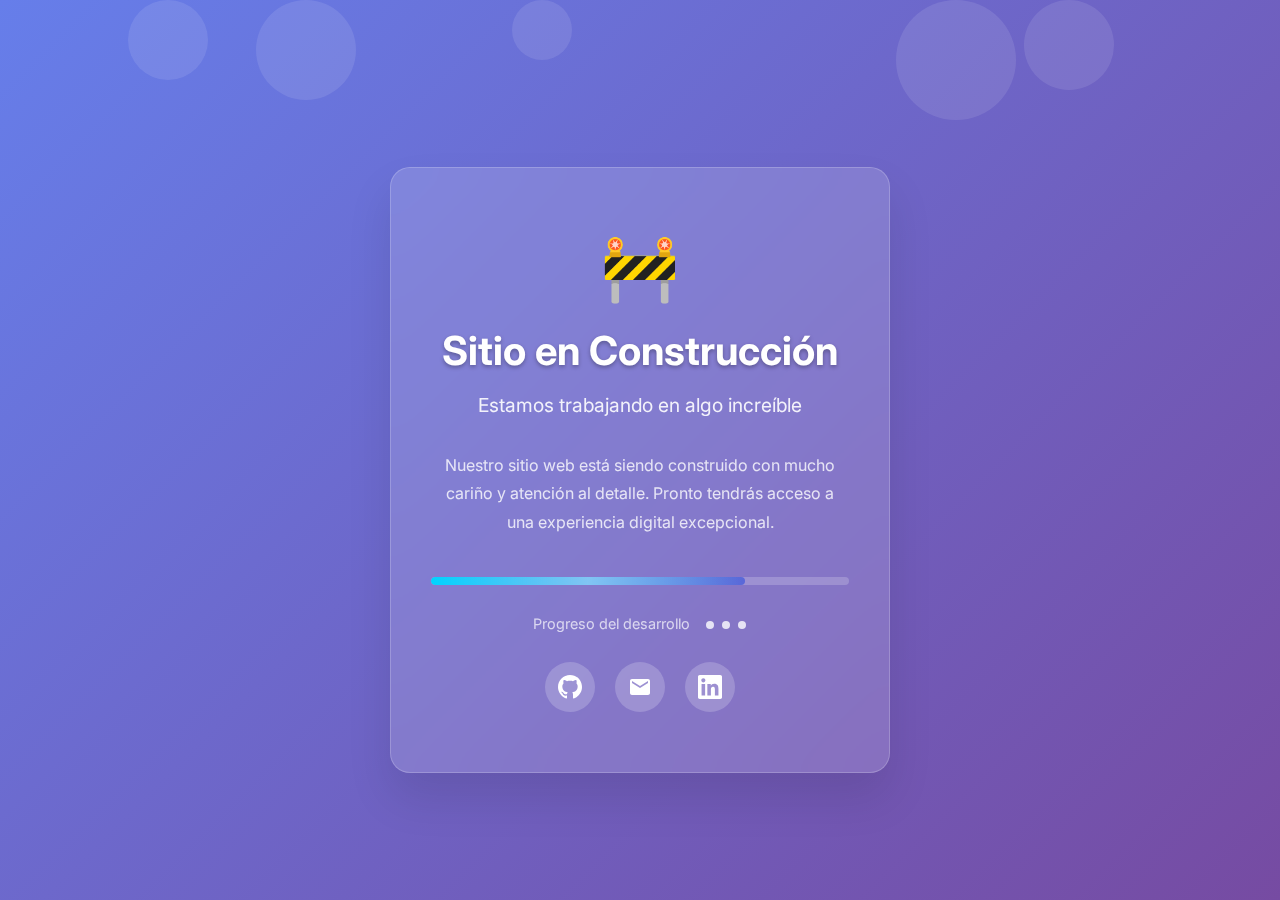
<file: index.html>
<!DOCTYPE html>
<html lang="es">
<head>
    <meta charset="UTF-8">
    <meta name="viewport" content="width=device-width, initial-scale=1.0">
    <title>En Construcción</title>
    <style>
        @import url('https://fonts.googleapis.com/css2?family=Inter:wght@300;400;600;700&display=swap');
        
        * {
            margin: 0;
            padding: 0;
            box-sizing: border-box;
        }
        
        body {
            font-family: 'Inter', sans-serif;
            background: linear-gradient(135deg, #667eea 0%, #764ba2 100%);
            min-height: 100vh;
            overflow: hidden;
            position: relative;
        }
        
        /* Animated background particles */
        .particles {
            position: absolute;
            width: 100%;
            height: 100%;
            overflow: hidden;
            z-index: 1;
        }
        
        .particle {
            position: absolute;
            background: rgba(255, 255, 255, 0.1);
            border-radius: 50%;
            animation: float 6s ease-in-out infinite;
        }
        
        .particle:nth-child(1) { width: 80px; height: 80px; left: 10%; animation-delay: 0s; }
        .particle:nth-child(2) { width: 120px; height: 120px; left: 70%; animation-delay: 2s; }
        .particle:nth-child(3) { width: 60px; height: 60px; left: 40%; animation-delay: 4s; }
        .particle:nth-child(4) { width: 100px; height: 100px; left: 20%; animation-delay: 1s; }
        .particle:nth-child(5) { width: 90px; height: 90px; left: 80%; animation-delay: 3s; }
        
        @keyframes float {
            0%, 100% { transform: translateY(0px) rotate(0deg); opacity: 0.3; }
            50% { transform: translateY(-100px) rotate(180deg); opacity: 0.8; }
        }
        
        /* Main container */
        .container {
            display: flex;
            flex-direction: column;
            justify-content: center;
            align-items: center;
            min-height: 100vh;
            padding: 20px;
            position: relative;
            z-index: 2;
        }
        
        /* Glass morphism card */
        .card {
            background: rgba(255, 255, 255, 0.15);
            backdrop-filter: blur(20px);
            border-radius: 20px;
            padding: 60px 40px;
            text-align: center;
            box-shadow: 0 25px 45px rgba(0, 0, 0, 0.1);
            border: 1px solid rgba(255, 255, 255, 0.2);
            max-width: 500px;
            width: 100%;
            transform: translateY(20px);
            animation: slideUp 1s ease-out forwards;
        }
        
        @keyframes slideUp {
            to {
                transform: translateY(0);
                opacity: 1;
            }
        }
        
        /* Construction icon */
        .construction-icon {
            font-size: 4rem;
            margin-bottom: 20px;
            display: inline-block;
            animation: bounce 2s infinite;
        }
        
        @keyframes bounce {
            0%, 20%, 50%, 80%, 100% { transform: translateY(0); }
            40% { transform: translateY(-10px); }
            60% { transform: translateY(-5px); }
        }
        
        /* Typography */
        h1 {
            color: white;
            font-size: 2.5rem;
            font-weight: 700;
            margin-bottom: 15px;
            text-shadow: 0 2px 4px rgba(0, 0, 0, 0.3);
        }
        
        .subtitle {
            color: rgba(255, 255, 255, 0.9);
            font-size: 1.2rem;
            font-weight: 400;
            margin-bottom: 30px;
            line-height: 1.6;
        }
        
        .description {
            color: rgba(255, 255, 255, 0.8);
            font-size: 1rem;
            margin-bottom: 40px;
            line-height: 1.8;
        }
        
        /* Progress bar */
        .progress-container {
            width: 100%;
            background: rgba(255, 255, 255, 0.2);
            border-radius: 50px;
            overflow: hidden;
            height: 8px;
            margin-bottom: 30px;
        }
        
        .progress-bar {
            height: 100%;
            background: linear-gradient(90deg, #00d4ff, #5a67d8);
            border-radius: 50px;
            width: 0%;
            animation: progressLoad 3s ease-out forwards;
            position: relative;
            overflow: hidden;
        }
        
        .progress-bar::after {
            content: '';
            position: absolute;
            top: 0;
            left: 0;
            right: 0;
            bottom: 0;
            background: linear-gradient(90deg, transparent, rgba(255,255,255,0.4), transparent);
            animation: shimmer 2s infinite;
        }
        
        @keyframes progressLoad {
            to { width: 75%; }
        }
        
        @keyframes shimmer {
            0% { transform: translateX(-100%); }
            100% { transform: translateX(100%); }
        }
        
        /* Social links */
        .social-links {
            display: flex;
            justify-content: center;
            gap: 20px;
            margin-top: 30px;
        }
        
        .social-link {
            display: inline-flex;
            align-items: center;
            justify-content: center;
            width: 50px;
            height: 50px;
            background: rgba(255, 255, 255, 0.2);
            border-radius: 50%;
            color: white;
            text-decoration: none;
            transition: all 0.3s ease;
            font-size: 1.2rem;
        }
        
        .social-link:hover {
            transform: translateY(-5px) scale(1.1);
            background: rgba(255, 255, 255, 0.3);
            box-shadow: 0 10px 20px rgba(0, 0, 0, 0.2);
        }
        
        /* Responsive design */
        @media (max-width: 768px) {
            .card {
                padding: 40px 30px;
                margin: 20px;
            }
            
            h1 {
                font-size: 2rem;
            }
            
            .subtitle {
                font-size: 1.1rem;
            }
            
            .construction-icon {
                font-size: 3rem;
            }
        }
        
        /* Loading dots animation */
        .loading-dots {
            display: inline-block;
            margin-left: 10px;
        }
        
        .loading-dots span {
            display: inline-block;
            width: 8px;
            height: 8px;
            border-radius: 50%;
            background: rgba(255, 255, 255, 0.8);
            margin: 0 2px;
            animation: loadingDots 1.4s infinite both;
        }
        
        .loading-dots span:nth-child(1) { animation-delay: -0.32s; }
        .loading-dots span:nth-child(2) { animation-delay: -0.16s; }
        
        @keyframes loadingDots {
            0%, 80%, 100% {
                transform: scale(0.8);
                opacity: 0.5;
            }
            40% {
                transform: scale(1.2);
                opacity: 1;
            }
        }
    </style>
</head>
<body>
    <div class="particles">
        <div class="particle"></div>
        <div class="particle"></div>
        <div class="particle"></div>
        <div class="particle"></div>
        <div class="particle"></div>
    </div>
    
    <div class="container">
        <div class="card">
            <div class="construction-icon">🚧</div>
            <h1>Sitio en Construcción</h1>
            <p class="subtitle">Estamos trabajando en algo increíble</p>
            <p class="description">
                Nuestro sitio web está siendo construido con mucho cariño y atención al detalle. 
                Pronto tendrás acceso a una experiencia digital excepcional.
            </p>
            
            <div class="progress-container">
                <div class="progress-bar"></div>
            </div>
            
            <p style="color: rgba(255, 255, 255, 0.7); font-size: 0.9rem;">
                Progreso del desarrollo
                <span class="loading-dots">
                    <span></span>
                    <span></span>
                    <span></span>
                </span>
            </p>
            
            <div class="social-links">
                <a href="#" class="social-link" title="GitHub">
                    <svg width="24" height="24" viewBox="0 0 24 24" fill="currentColor">
                        <path d="M12 0c-6.626 0-12 5.373-12 12 0 5.302 3.438 9.8 8.207 11.387.599.111.793-.261.793-.577v-2.234c-3.338.726-4.033-1.416-4.033-1.416-.546-1.387-1.333-1.756-1.333-1.756-1.089-.745.083-.729.083-.729 1.205.084 1.839 1.237 1.839 1.237 1.07 1.834 2.807 1.304 3.492.997.107-.775.418-1.305.762-1.604-2.665-.305-5.467-1.334-5.467-5.931 0-1.311.469-2.381 1.236-3.221-.124-.303-.535-1.524.117-3.176 0 0 1.008-.322 3.301 1.23.957-.266 1.983-.399 3.003-.404 1.02.005 2.047.138 3.006.404 2.291-1.552 3.297-1.23 3.297-1.23.653 1.653.242 2.874.118 3.176.77.84 1.235 1.911 1.235 3.221 0 4.609-2.807 5.624-5.479 5.921.43.372.823 1.102.823 2.222v3.293c0 .319.192.694.801.576 4.765-1.589 8.199-6.086 8.199-11.386 0-6.627-5.373-12-12-12z"/>
                    </svg>
                </a>
                <a href="#" class="social-link" title="Email">
                    <svg width="24" height="24" viewBox="0 0 24 24" fill="currentColor">
                        <path d="M20 4H4c-1.1 0-1.99.9-1.99 2L2 18c0 1.1.9 2 2 2h16c1.1 0 2-.9 2-2V6c0-1.1-.9-2-2-2zm0 4l-8 5-8-5V6l8 5 8-5v2z"/>
                    </svg>
                </a>
                <a href="#" class="social-link" title="LinkedIn">
                    <svg width="24" height="24" viewBox="0 0 24 24" fill="currentColor">
                        <path d="M20.447 20.452h-3.554v-5.569c0-1.328-.027-3.037-1.852-3.037-1.853 0-2.136 1.445-2.136 2.939v5.667H9.351V9h3.414v1.561h.046c.477-.9 1.637-1.85 3.37-1.85 3.601 0 4.267 2.37 4.267 5.455v6.286zM5.337 7.433c-1.144 0-2.063-.926-2.063-2.065 0-1.138.92-2.063 2.063-2.063 1.14 0 2.064.925 2.064 2.063 0 1.139-.925 2.065-2.064 2.065zm1.782 13.019H3.555V9h3.564v11.452zM22.225 0H1.771C.792 0 0 .774 0 1.729v20.542C0 23.227.792 24 1.771 24h20.451C23.2 24 24 23.227 24 22.271V1.729C24 .774 23.2 0 22.222 0h.003z"/>
                    </svg>
                </a>
            </div>
        </div>
    </div>
    
    <script>
        // Add some interactive functionality
        document.addEventListener('DOMContentLoaded', function() {
            // Animate progress bar on load
            setTimeout(() => {
                const progressBar = document.querySelector('.progress-bar');
                progressBar.style.width = '75%';
            }, 500);
            
            // Add hover effect to particles
            const particles = document.querySelectorAll('.particle');
            particles.forEach(particle => {
                particle.addEventListener('mouseenter', function() {
                    this.style.animationDuration = '2s';
                });
                particle.addEventListener('mouseleave', function() {
                    this.style.animationDuration = '6s';
                });
            });
            
            // Update social links with your actual URLs
            const socialLinks = document.querySelectorAll('.social-link');
            socialLinks[0].href = 'https://github.com/sistemasorlando'; // GitHub
            socialLinks[1].href = 'mailto:sistemasorlando@gmail.com'; // Email
            socialLinks[2].href = 'https://linkedin.com/in/orlando-cabrera-37211466'; // LinkedIn
        });
        
        // Optional: Add mouse movement parallax effect
        document.addEventListener('mousemove', function(e) {
            const particles = document.querySelectorAll('.particle');
            const x = e.clientX / window.innerWidth;
            const y = e.clientY / window.innerHeight;
            
            particles.forEach((particle, index) => {
                const speed = (index + 1) * 0.5;
                particle.style.transform += `translate(${x * speed}px, ${y * speed}px)`;
            });
        });
    </script>
</body>
</html>
</file>
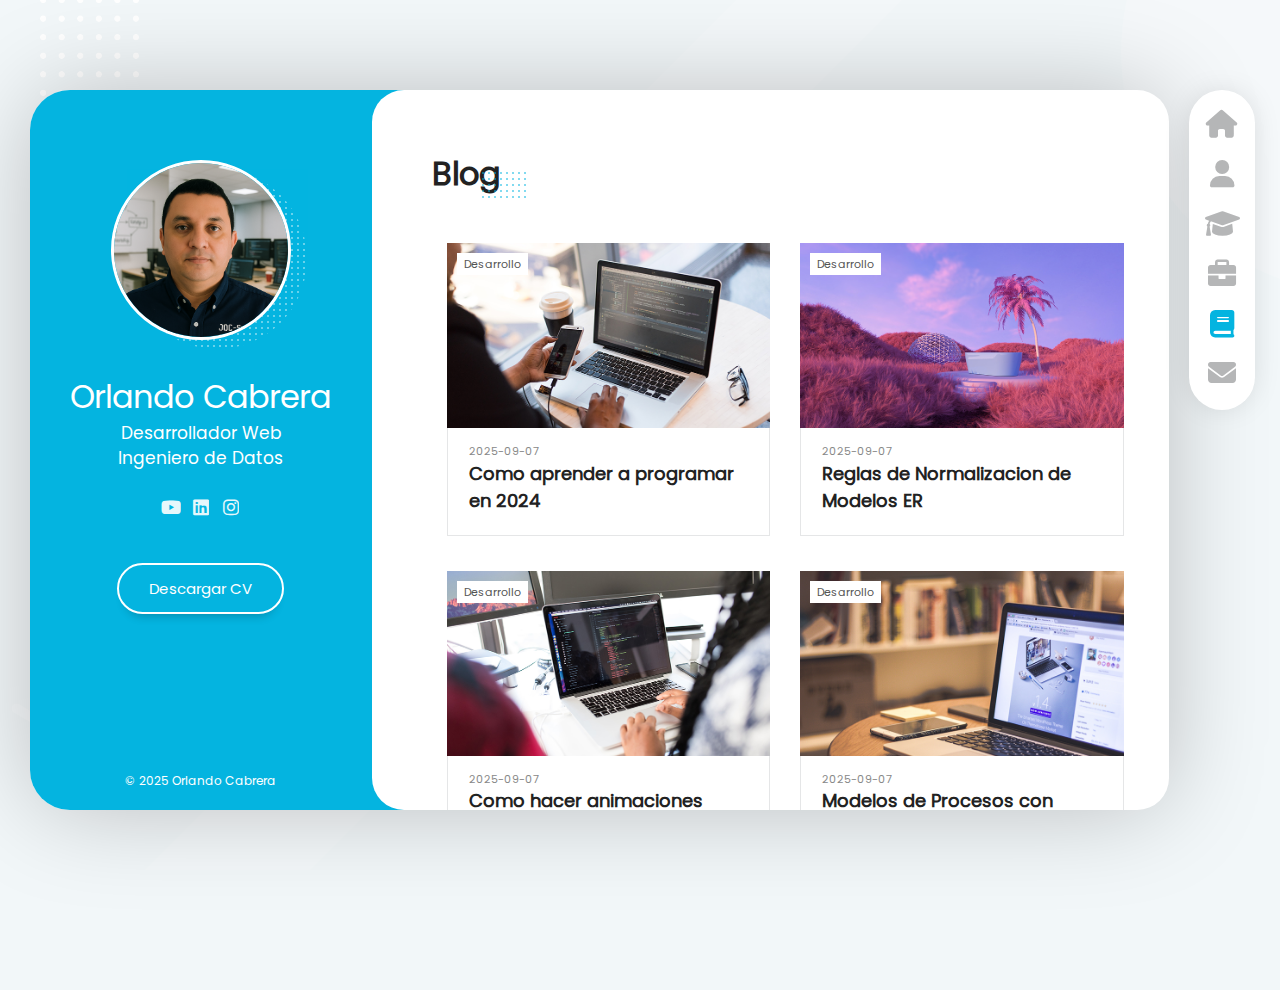
<file: blog.html>
<!DOCTYPE html>
<html lang="es">
<head>
    <meta charset="UTF-8">
    <meta http-equiv="X-UA-Compatible" content="IE=edge"/>
     <meta name="viewport" content="width=device-width, initial-scale=1, maximum-scale=1">

    <link rel="stylesheet" href="assets/fonts/fontawesome-free-6.1.2-web/css/all.min.css"/>
    <link rel="stylesheet" href="assets/fonts/poppins/poppins.css"/>
    <link rel="stylesheet" href="assets/css/reset.css"/>
    <link rel="stylesheet" href="assets/css/scroll.css"/>
    <link rel="stylesheet" href="assets/css/styles.css"/>
    <link rel="stylesheet" href="assets/css/responsive.css"/>

    <script src="assets/js/menu.js" defer></script>

    <title>Portafolio - Orlando Cabrera</title>
</head>
<body>
   
    <!-- Layout Principal-->
    <div class="layout">
        <!-- Barra Lateral -->
        <aside class="layout__aside">
            <section class="aside__user-info">
                <!-- Info. General-->
                <div class="user-info__general">
                    <div class="user-info__container-image">
                        <img src="assets/img/default-user.jpg" class="user-info__image" alt="foto"/>
                    </div>
                    <h2 class="user-info__name">Orlando Cabrera </h2>
                    <h4 class="user-info__job">Desarrollador Web</h4>
                    <h4 class="user-info__job">Ingeniero de Datos</h4>
                </div>

                <!-- Menu de navegacion -->

                <nav class="layout__menu">
                    <ul class="menu__list">

                        <li class="menu__option">
                            <a href="index.html" class="menu__link">
                                <i class="menu__icon fa-solid fa-home "></i>
                                <span class="menu__overlay">Home</span>
                            </a>
                        </li>

                        <li class="menu__option">
                            <a href="sobremi.html" class="menu__link">
                                <i class="menu__icon fa-solid fa-user "></i>
                                <span class="menu__overlay">Sobre mi</span>
                            </a>
                        </li>

                        <li class="menu__option">
                            <a href="curriculum.html" class="menu__link ">
                                <i class="menu__icon fa-solid fa-graduation-cap "></i>
                                <span class="menu__overlay">Curriculum</span>
                            </a>
                        </li>

                        <li class="menu__option">
                            <a href="portafolio.html" class="menu__link ">
                                <i class="menu__icon fa-solid fa-briefcase "></i>
                                <span class="menu__overlay">Portafolio</span>
                            </a>
                        </li>

                        <li class="menu__option">
                            <a href="blog.html" class="menu__link menu__link--active">
                                <i class="menu__icon fa-solid fa-book "></i>
                                <span class="menu__overlay">Blog</span>
                            </a>
                        </li>

                        <li class="menu__option">
                            <a href="contacto.html" class="menu__link">
                                <i class="menu__icon fa-solid fa-envelope "></i>
                                <span class="menu__overlay">Contactos</span>
                            </a>
                        </li>
                    </ul>
                </nav>

                <!-- Links a redes sociales -->

                <div class="user-info__links">
                    <ul class="links__social">
                        <li class="social__option">
                            <a href="#" class="social__link">
                                <i class="social__icon fa-brands fa-youtube"></i>
                            </a>
                        </li>
                        <li class="social__option">
                            <a href="#" class="social__link">
                                <i class="social__icon fa-brands fa-linkedin"></i>
                            </a>
                        </li>
                        <li class="social__option">
                            <a href="#" class="social__link">
                                <i class="social__icon fa-brands fa-instagram"></i>
                            </a>
                        </li>
                    </ul>
                </div>

                <!-- Boton del CV-->
                <div class="user-info__buttons">
                    <a href="#" class="user-info__btn">Descargar CV</a>
                </div>
                <!-- Pie de pagina -->
                 <footer class="user-info__footer">
                    &copy; 2025 Orlando Cabrera
                 </footer>
            </section>
        </aside>

        <!-- Menu Responsive -->
        <div class="layout__menu-toggle">
            <i class="menu-toggle__icon fa-solid fa-bars"></i>
            <i class="menu-toggle__icon fa-solid fa-xmark"></i>
        </div>

        <!-- Contenido principal -->

        <main class="layout__content">
            <section class="content__page content__blog">

                <header class="blog__header">
                    <h1 class="blog__title">Blog</span></h1>
                </header>
                
                <section class="blog__articles">

                    <article class="articles__article">

                        <div class="article__top">
                            <div class="article__category">Desarrollo</div>
                            <a href="#" class="article__image-link">
                                <div class="article__mask">
                                    <img src="assets/img/articulo-1.jpg" alt="Imange Blog" class="article__image">
                                </div>
                                <div class="article__logo">
                                    <i class="article__icon fa-solid fa-book"></i>
                                </div>
                            </a>
                        </div>

                        <div class="article__botton">
                            <time datetime="2025-09-07" class="article__date">2025-09-07</time>
                            <a href="" class="article__link">
                                <h2 class="article__title">Como aprender a programar en 2024</h2>
                            </a>
                        </div>

                    </article>

                     <article class="articles__article">

                        <div class="article__top">
                            <div class="article__category">Desarrollo</div>
                            <a href="#" class="article__image-link">
                                <div class="article__mask">
                                    <img src="assets/img/articulo-2.jpg" alt="Imange Blog" class="article__image">
                                </div>
                                <div class="article__logo">
                                    <i class="article__icon fa-solid fa-book"></i>
                                </div>
                            </a>
                        </div>

                        <div class="article__botton">
                            <time datetime="2025-09-07" class="article__date">2025-09-07</time>
                            <a href="" class="article__link">
                                <h2 class="article__title">Reglas de Normalizacion de Modelos ER</h2>
                            </a>
                        </div>

                    </article>

                     <article class="articles__article">

                        <div class="article__top">
                            <div class="article__category">Desarrollo</div>
                            <a href="#" class="article__image-link">
                                <div class="article__mask">
                                    <img src="assets/img/articulo-3.jpg" alt="Imange Blog" class="article__image">
                                </div>
                                <div class="article__logo">
                                    <i class="article__icon fa-solid fa-book"></i>
                                </div>
                            </a>
                        </div>

                        <div class="article__botton">
                            <time datetime="2025-09-07" class="article__date">2025-09-07</time>
                            <a href="" class="article__link">
                                <h2 class="article__title">Como hacer animaciones</h2>
                            </a>
                        </div>

                    </article>

                     <article class="articles__article">

                        <div class="article__top">
                            <div class="article__category">Desarrollo</div>
                            <a href="#" class="article__image-link">
                                <div class="article__mask">
                                    <img src="assets/img/articulo-4.jpg" alt="Imange Blog" class="article__image">
                                </div>
                                <div class="article__logo">
                                    <i class="article__icon fa-solid fa-book"></i>
                                </div>
                            </a>
                        </div>

                        <div class="article__botton">
                            <time datetime="2025-09-07" class="article__date">2025-09-07</time>
                            <a href="" class="article__link">
                                <h2 class="article__title">Modelos de Procesos con Bizagi</h2>
                            </a>
                        </div>

                    </article>

                </section>

            </section>

        </main>

    </div>

</body>
</html>
</file>
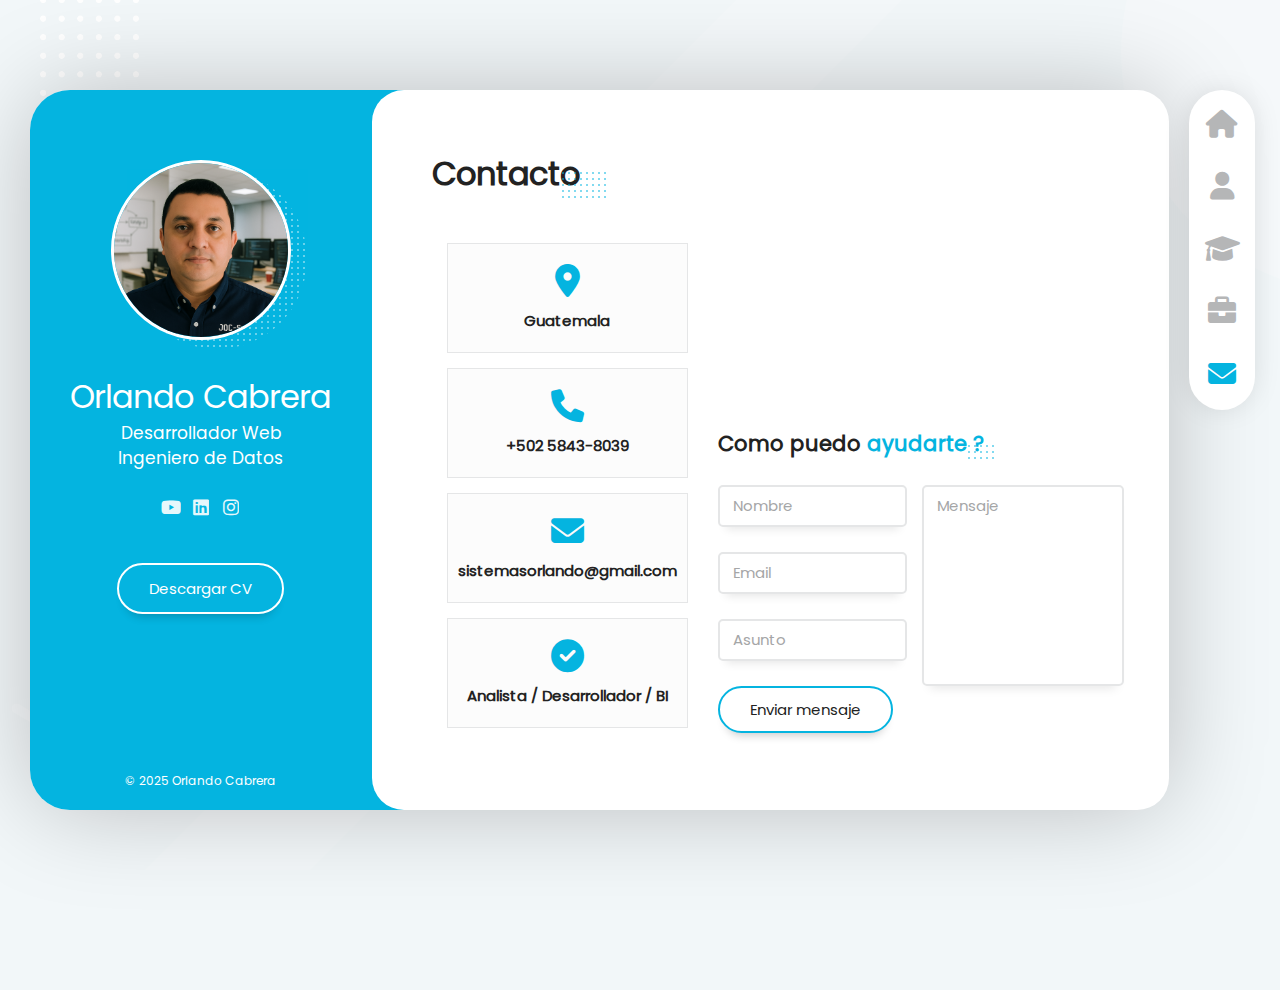
<file: contacto.html>
<!DOCTYPE html>
<html lang="es">
<head>
    <meta charset="UTF-8">
    <meta http-equiv="X-UA-Compatible" content="IE=edge"/>
     <meta name="viewport" content="width=device-width, initial-scale=1, maximum-scale=1">

    <link rel="stylesheet" href="assets/fonts/fontawesome-free-6.1.2-web/css/all.min.css"/>
    <link rel="stylesheet" href="assets/fonts/poppins/poppins.css"/>
    <link rel="stylesheet" href="assets/css/reset.css"/>
    <link rel="stylesheet" href="assets/css/scroll.css"/>
    <link rel="stylesheet" href="assets/css/styles.css"/>
    <link rel="stylesheet" href="assets/css/loader.css"/>
    <link rel="stylesheet" href="assets/css/responsive.css"/>

    <script src="assets/js/map.js"></script>
    <script src="assets/js/menu.js" defer></script>

    <title>Portafolio - Orlando Cabrera</title>
</head>
<body>
   
    <!-- Layout Principal-->
    <div class="layout">
        <!-- Barra Lateral -->
        <aside class="layout__aside">
            <section class="aside__user-info">
                <!-- Info. General-->
                <div class="user-info__general">
                    <div class="user-info__container-image">
                        <img src="assets/img/default-user.jpg" class="user-info__image" alt="foto"/>
                    </div>
                    <h2 class="user-info__name">Orlando Cabrera </h2>
                    <h4 class="user-info__job">Desarrollador Web</h4>
                    <h4 class="user-info__job">Ingeniero de Datos</h4>
                </div>

                <!-- Menu de navegacion -->

                <nav class="layout__menu">
                    <ul class="menu__list">

                        <li class="menu__option">
                            <a href="index.html" class="menu__link">
                                <i class="menu__icon fa-solid fa-home "></i>
                                <span class="menu__overlay">Home</span>
                            </a>
                        </li>

                        <li class="menu__option">
                            <a href="sobremi.html" class="menu__link">
                                <i class="menu__icon fa-solid fa-user "></i>
                                <span class="menu__overlay">Sobre mi</span>
                            </a>
                        </li>

                        <li class="menu__option">
                            <a href="curriculum.html" class="menu__link ">
                                <i class="menu__icon fa-solid fa-graduation-cap "></i>
                                <span class="menu__overlay">Curriculum</span>
                            </a>
                        </li>

                        <li class="menu__option">
                            <a href="portafolio.html" class="menu__link ">
                                <i class="menu__icon fa-solid fa-briefcase "></i>
                                <span class="menu__overlay">Portafolio</span>
                            </a>
                        </li>

                        <li class="menu__option">
                            <a href="contacto.html" class="menu__link menu__link--active">
                                <i class="menu__icon fa-solid fa-envelope "></i>
                                <span class="menu__overlay">Contactos</span>
                            </a>
                        </li>
                    </ul>
                </nav>

                <!-- Links a redes sociales -->

                <div class="user-info__links">
                    <ul class="links__social">
                        <li class="social__option">
                            <a href="#" class="social__link">
                                <i class="social__icon fa-brands fa-youtube"></i>
                            </a>
                        </li>
                        <li class="social__option">
                            <a href="#" class="social__link">
                                <i class="social__icon fa-brands fa-linkedin"></i>
                            </a>
                        </li>
                        <li class="social__option">
                            <a href="#" class="social__link">
                                <i class="social__icon fa-brands fa-instagram"></i>
                            </a>
                        </li>
                    </ul>
                </div>

                <!-- Boton del CV-->
                <div class="user-info__buttons">
                    <a href="https://github.com/sistemasorlandogt/sistemasorlandogt.github.io/blob/main/cv_ocabrera_2025.pdf" target="_blank" class="user-info__btn">Descargar CV</a>
                </div>
                <!-- Pie de pagina -->
                 <footer class="user-info__footer">
                    &copy; 2025 Orlando Cabrera
                 </footer>
            </section>
        </aside>

        <!-- Menu Responsive -->
        <div class="layout__menu-toggle">
            <i class="menu-toggle__icon fa-solid fa-bars"></i>
            <i class="menu-toggle__icon fa-solid fa-xmark"></i>
        </div>

        <!-- Contenido principal -->

        <main class="layout__content">
            <section class="content__page content__contact">

                <header class="contact__header">
                    <h1 class="contact__title">Contacto</span></h1>
                </header>
                
                <div class="contact__container">

                    <section class="contact__info">
                        <div class="contact__data">
                            <i class="contact__icon fa-solid fa-location-dot"></i>
                            <h2 class="contact__subtitle">Guatemala</h2>
                        </div>

                        <div class="contact__data">
                            <i class="contact__icon fa-solid fa-phone"></i>
                            <h2 class="contact__subtitle">+502 5843-8039</h2>
                        </div>

                        <div class="contact__data">
                            <i class="contact__icon fa-solid fa-envelope"></i>
                            <h2 class="contact__subtitle">sistemasorlando@gmail.com</h2>
                        </div>

                        <div class="contact__data">
                            <i class="contact__icon fa-solid fa-circle-check"></i>
                            <h2 class="contact__subtitle">Analista / Desarrollador / BI</h2>
                        </div>


                    </section>

                    <section class="contact__form-box">

                        <div class="contact__map" id="load-iframe-map">
                            <span class="loader"></span>
                        </div>
                        <header class="contact__form-header">
                            <h3 class="form-header__title">Como puedo <span class="title__color">ayudarte ?</span> </h3>
                        </header>
                        <form action="" class="contact__form">
                            <div class="form__container">
                                <section class="form__left">                                   
                                     <div class="form__group">
                                        <input type="text" name="name" required placeholder="Nombre" class="form__input"/>
                                        <label for="name" class="form__label">Nombre</label>
                                    </div>
                                    <div class="form__group">
                                        <input type="email" name="email" required placeholder="email" class="form__input"/>
                                        <label for="email" class="form__label">Email</label>
                                    </div>
                                    <div class="form__group">
                                        <input type="text" name="subject" required placeholder="Asunto" class="form__input"/>
                                        <label for="subject" class="form__label">Asunto</label>
                                    </div>
                                </section>
                                <section class="form__right">
                                    <div class="form__group form__group--textarea">
                                        <textarea name="message" required placeholder="Mensaje" class="form__input form__input--textarea"></textarea>
                                        <label for="message" class="form__label">Mensaje</label>
                                    </div>
                                </section>
                            </div>
                             <input type="submit" formaction="mailto:sistemasorlando@gmail.com?subject=Asunto&body=message" class="form__button" value="Enviar mensaje"/>
                        </form>
                    </section>

                </div>

            </section>

        </main>

    </div>

</body>
</html>
</file>
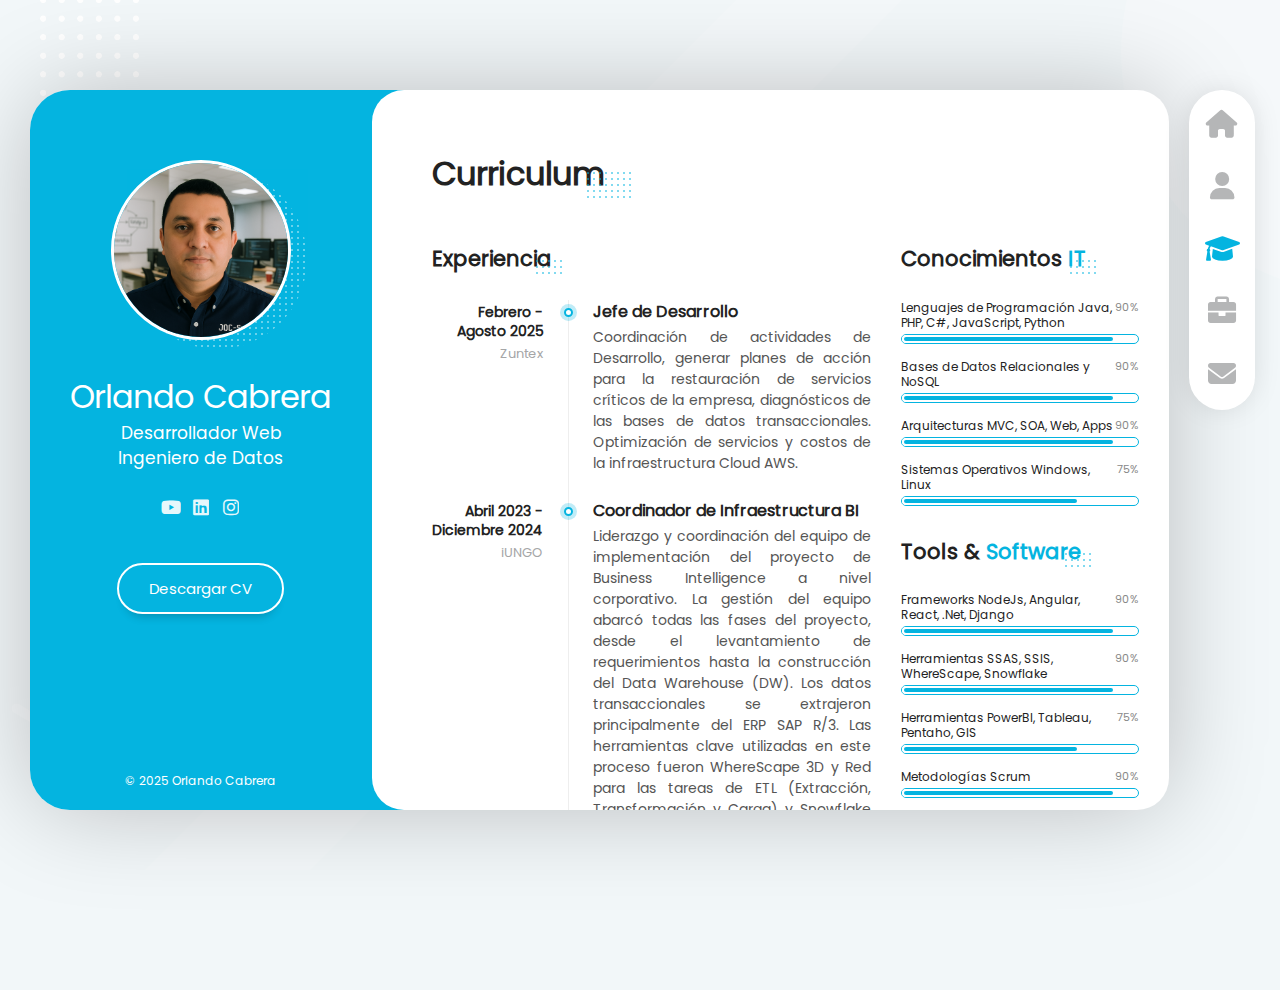
<file: curriculum.html>
<!DOCTYPE html>
<html lang="es">
<head>
    <meta charset="UTF-8">
    <meta http-equiv="X-UA-Compatible" content="IE=edge"/>
     <meta name="viewport" content="width=device-width, initial-scale=1, maximum-scale=1">

    <link rel="stylesheet" href="assets/fonts/fontawesome-free-6.1.2-web/css/all.min.css"/>
    <link rel="stylesheet" href="assets/fonts/poppins/poppins.css"/>
    <link rel="stylesheet" href="assets/css/reset.css"/>
    <link rel="stylesheet" href="assets/css/scroll.css"/>
    <link rel="stylesheet" href="assets/css/styles.css"/>
    <link rel="stylesheet" href="assets/css/responsive.css"/>

    <script src="assets/js/menu.js" defer></script>

    <title>Portafolio - Orlando Cabrera</title>
</head>
<body>
   
    <!-- Layout Principal-->
    <div class="layout">
        <!-- Barra Lateral -->
        <aside class="layout__aside">
            <section class="aside__user-info">
                <!-- Info. General-->
                <div class="user-info__general">
                    <div class="user-info__container-image">
                        <img src="assets/img/default-user.jpg" class="user-info__image" alt="foto"/>
                    </div>
                    <h2 class="user-info__name">Orlando Cabrera </h2>
                    <h4 class="user-info__job">Desarrollador Web</h4>
                    <h4 class="user-info__job">Ingeniero de Datos</h4>
                </div>

                <!-- Menu de navegacion -->

                <nav class="layout__menu">
                    <ul class="menu__list">

                        <li class="menu__option">
                            <a href="index.html" class="menu__link">
                                <i class="menu__icon fa-solid fa-home "></i>
                                <span class="menu__overlay">Home</span>
                            </a>
                        </li>

                        <li class="menu__option">
                            <a href="sobremi.html" class="menu__link">
                                <i class="menu__icon fa-solid fa-user "></i>
                                <span class="menu__overlay">Sobre mi</span>
                            </a>
                        </li>

                        <li class="menu__option">
                            <a href="curriculum.html" class="menu__link menu__link--active">
                                <i class="menu__icon fa-solid fa-graduation-cap "></i>
                                <span class="menu__overlay">Curriculum</span>
                            </a>
                        </li>

                        <li class="menu__option">
                            <a href="portafolio.html" class="menu__link">
                                <i class="menu__icon fa-solid fa-briefcase "></i>
                                <span class="menu__overlay">Portafolio</span>
                            </a>
                        </li>

                        <li class="menu__option">
                            <a href="contacto.html" class="menu__link">
                                <i class="menu__icon fa-solid fa-envelope "></i>
                                <span class="menu__overlay">Contactos</span>
                            </a>
                        </li>
                    </ul>
                </nav>

                <!-- Links a redes sociales -->

                <div class="user-info__links">
                    <ul class="links__social">
                        <li class="social__option">
                            <a href="#" class="social__link">
                                <i class="social__icon fa-brands fa-youtube"></i>
                            </a>
                        </li>
                        <li class="social__option">
                            <a href="#" class="social__link">
                                <i class="social__icon fa-brands fa-linkedin"></i>
                            </a>
                        </li>
                        <li class="social__option">
                            <a href="#" class="social__link">
                                <i class="social__icon fa-brands fa-instagram"></i>
                            </a>
                        </li>
                    </ul>
                </div>

                <!-- Boton del CV-->
                <div class="user-info__buttons">
                    <a href="https://github.com/sistemasorlandogt/sistemasorlandogt.github.io/blob/main/cv_ocabrera_2025.pdf" target="_blank" class="user-info__btn">Descargar CV</a>
                </div>
                <!-- Pie de pagina -->
                 <footer class="user-info__footer">
                    &copy; 2025 Orlando Cabrera
                 </footer>
            </section>
        </aside>

        <!-- Menu Responsive -->
        <div class="layout__menu-toggle">
            <i class="menu-toggle__icon fa-solid fa-bars"></i>
            <i class="menu-toggle__icon fa-solid fa-xmark"></i>
        </div>

        <!-- Contenido principal -->

        <main class="layout__content">
            <section class="content__page content__resume">

                <header class="resume__header">
                    <h1 class="resume__title">Curriculum</span></h1>
                </header>
                
                <div class="resumen__container">

                    <section class="resume__left">

                        <header class="resume__subheader">
                            <h2 class="resume__subtitle">Experiencia</h2>
                        </header>

                        <div class="resume__timelines">
                            <article class="timelines__timeline">

                                <header class="timeline__header">
                                    <h4 class="timeline__year">Febrero - Agosto 2025</h4>
                                    <span class="timeline__company">Zuntex</span>
                                </header>

                                <div class="timeline__divider"></div>

                                <div class="timeline__description">
                                    <h3 class="timeline__title">Jefe de Desarrollo</h3>
                                    <p class="timeline__text">
                                        Coordinación de actividades de Desarrollo, generar planes de acción para la restauración de servicios críticos de la empresa, diagnósticos de las bases de datos transaccionales. Optimización de servicios y costos de la infraestructura Cloud AWS.
                                    </p>
                                </div>
                            </article>

                             <article class="timelines__timeline">

                                <header class="timeline__header">
                                    <h4 class="timeline__year">Abril 2023 -  Diciembre 2024</h4>
                                    <span class="timeline__company">iUNGO</span>
                                </header>

                                <div class="timeline__divider"></div>
                                
                                <div class="timeline__description">
                                    <h3 class="timeline__title">Coordinador de Infraestructura BI</h3>
                                    <p class="timeline__text">
                                        Liderazgo y coordinación del equipo de implementación del proyecto de Business Intelligence a nivel corporativo. La gestión del equipo abarcó todas las fases del proyecto, desde el levantamiento de requerimientos hasta la construcción del Data Warehouse (DW). Los datos transaccionales se extrajeron principalmente del ERP SAP R/3. Las herramientas clave utilizadas en este proceso fueron WhereScape 3D y Red para las tareas de ETL (Extracción, Transformación y Carga) y Snowflake para la base de datos.
                                    </p>
                                </div>
                            </article>

                            <article class="timelines__timeline">

                                <header class="timeline__header">
                                    <h4 class="timeline__year">Agosto 2019 - Marzo 2023</h4>
                                    <span class="timeline__company">Naturaceites</span>
                                </header>

                                <div class="timeline__divider"></div>
                                
                                <div class="timeline__description">
                                    <h3 class="timeline__title">Ingeniero de Datos / Analista Desarrollador</h3>
                                    <p class="timeline__text">
                                        En Naturaceites, mis responsabilidades se centraron en el análisis y desarrollo de aplicaciones con tecnología C# en .NetFramework. Fui responsable de la integración de sistemas de terceros por medio de Web Services (SOAP) y API REST, y brindé soporte y mejora continua a sistemas de operación agroindustrial, incluyendo los de producción y pesaje de básculas.

Además, proporcioné soporte funcional y de base de datos al sistema de Evolution (RRHH), gestionando registros de empleados, flujos de aprobación, nóminas y planillas. Lideré funcionalmente la implementación de un ERP Agrícola (BIOSALC) integrado con el ERP contable Dynamics 365. Finalmente, mi trabajo incluyó el diseño y desarrollo del Data Warehouse corporativo.
                                    </p>
                                </div>
                            </article>

                        </div>


                        <header class="resume__subheader">
                            <h2 class="resume__subtitle">Formacion</h2>
                        </header>
                        <div class="resume__timelines">
                            <article class="timelines__timeline">

                                <header class="timeline__header">
                                    <h4 class="timeline__year">2001 - 2024</h4>
                                    <span class="timeline__company">USAC</span>
                                </header>

                                <div class="timeline__divider"></div>

                                <div class="timeline__description">
                                    <h3 class="timeline__title">Ingenieria en Ciencias y Sistemas</h3>
                                    <p class="timeline__text">
                                        Pensum cerrado de la carrera de Ingeniería en Ciencias y Sistemas, en la Universidad de San Carlos de Guatemala.
                                    </p>
                                </div>
                            </article>

                             <article class="timelines__timeline">

                                <header class="timeline__header">
                                    <h4 class="timeline__year">1999 - 2000</h4>
                                    <span class="timeline__company">Colegio Cristiano Guatemalteco</span>
                                </header>

                                <div class="timeline__divider"></div>
                                
                                <div class="timeline__description">
                                    <h3 class="timeline__title">Bachillerato en Computacion</h3>
                                    <p class="timeline__text">
                                        Bachiller en computación con orientación comercial.
                                    </p>
                                </div>
                            </article>

                        </div>

                        


                    </section>

                    <section class="resume__right">
                        <header class="resume__subheader">
                            <h2 class="resume__subtitle">Conocimientos <span class="subtitle__color"> IT</span></h2>
                        </header>

                        <div class="resume__skills">

                            <article class="skills__title">
                                <h4 class="skills__text">Lenguajes de Programación Java, PHP, C#, JavaScript, Python</h4>
                                <span class="skills__number">90%</span>

                            </article>

                            <div class="skills__progressbar">
                                <div class="skills__percentage skills__percentage--p5"></div>
                            </div>

                             <article class="skills__title">
                                <h4 class="skills__text">Bases de Datos Relacionales y NoSQL</h4>
                                <span class="skills__number">90%</span>

                            </article>

                            <div class="skills__progressbar">
                                <div class="skills__percentage skills__percentage--p5"></div>
                            </div>

                             <article class="skills__title">
                                <h4 class="skills__text">Arquitecturas MVC, SOA, Web, Apps</h4>
                                <span class="skills__number">90%</span>

                            </article>

                            <div class="skills__progressbar">
                                <div class="skills__percentage skills__percentage--p5"></div>
                            </div>

                             <article class="skills__title">
                                <h4 class="skills__text">Sistemas Operativos Windows, Linux</h4>
                                <span class="skills__number">75%</span>

                            </article>

                            <div class="skills__progressbar">
                                <div class="skills__percentage skills__percentage--p4"></div>
                            </div>

                        </div>

                        <header class="resume__subheader">
                            <h2 class="resume__subtitle">Tools & <span class="subtitle__color"> Software </span></h2>
                        </header>

                         <div class="resume__skills">

                            <article class="skills__title">
                                <h4 class="skills__text">Frameworks NodeJs, Angular, React, .Net, Django</h4>
                                <span class="skills__number">90%</span>

                            </article>

                            <div class="skills__progressbar">
                                <div class="skills__percentage  skills__percentage--p5"></div>
                            </div>

                             <article class="skills__title">
                                <h4 class="skills__text">Herramientas SSAS, SSIS, WhereScape, Snowflake</h4>
                                <span class="skills__number">90%</span>

                            </article>

                            <div class="skills__progressbar">
                                <div class="skills__percentage skills__percentage--p6"></div>
                            </div>

                             <article class="skills__title">
                                <h4 class="skills__text">Herramientas PowerBI, Tableau, Pentaho, GIS</h4>
                                <span class="skills__number">75%</span>

                            </article>

                            <div class="skills__progressbar">
                                <div class="skills__percentage  skills__percentage--p4"></div>
                            </div>

                             <article class="skills__title">
                                <h4 class="skills__text">Metodologías Scrum</h4>
                                <span class="skills__number">90%</span>

                            </article>

                            <div class="skills__progressbar">
                                <div class="skills__percentage skills__percentage--p5"></div>
                            </div>

                             <article class="skills__title">
                                <h4 class="skills__text">Cloud Services AWS, GCP, Azure</h4>
                                <span class="skills__number">50%</span>

                            </article>

                            <div class="skills__progressbar">
                                <div class="skills__percentage skills__percentage--p8"></div>
                            </div>

                        </div>

                         <header class="resume__subheader">
                            <h2 class="resume__subtitle">Habilidades blandas</h2>
                        </header>
                        <div class="resume__knowledges">

                            <ul class="knowledges__list">
                                <li class="knowledges__option">Responsabilidad</li>
                                <li class="knowledges__option">Organización</li>
                                <li class="knowledges__option">Actitud Positiva</li>
                                <li class="knowledges__option">Liderazgo</li>
                                <li class="knowledges__option">Trabajo en Equipo</li>
                                <li class="knowledges__option">Analítico</li>
                                <li class="knowledges__option">Ética Profesional</li>
                                <li class="knowledges__option">Comunicación</li>
                                <li class="knowledges__option">Integridad</li>
                                <li class="knowledges__option">Transparencia</li>

                            </ul>

                        </div>
                    </section>

                </div>

            </section>

        </main>

    </div>

</body>
</html>
</file>
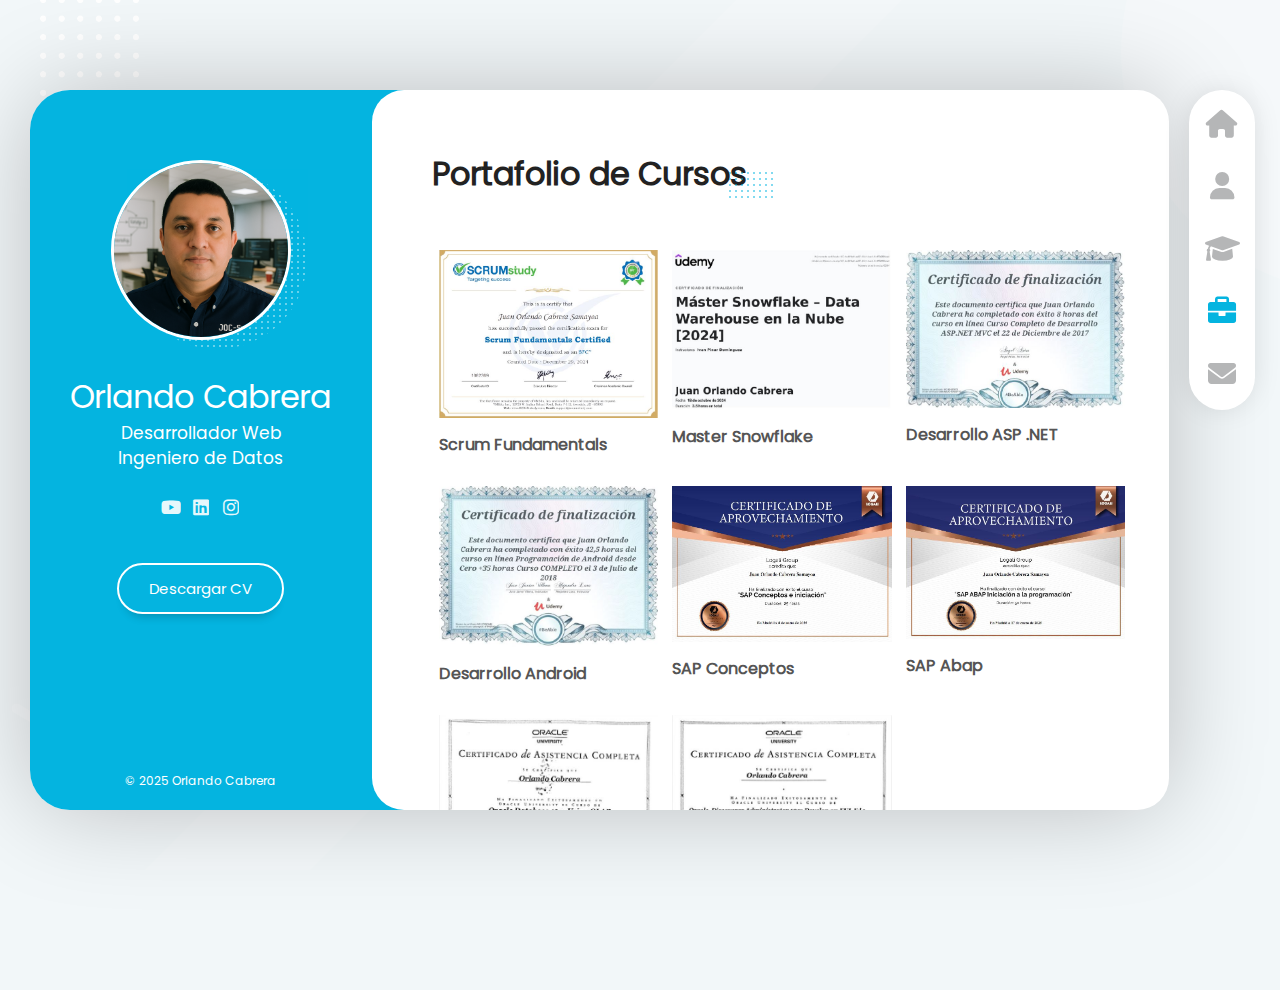
<file: portafolio.html>
<!DOCTYPE html>
<html lang="es">
<head>
    <meta charset="UTF-8">
    <meta http-equiv="X-UA-Compatible" content="IE=edge"/>
     <meta name="viewport" content="width=device-width, initial-scale=1, maximum-scale=1">

    <link rel="stylesheet" href="assets/fonts/fontawesome-free-6.1.2-web/css/all.min.css"/>
    <link rel="stylesheet" href="assets/fonts/poppins/poppins.css"/>
    <link rel="stylesheet" href="assets/css/reset.css"/>
    <link rel="stylesheet" href="assets/css/scroll.css"/>
    <link rel="stylesheet" href="assets/css/styles.css"/>
    <link rel="stylesheet" href="assets/css/responsive.css"/>

    <script src="assets/js/menu.js" defer></script>

    <title>Portafolio - Orlando Cabrera</title>
</head>
<body>
   
    <!-- Layout Principal-->
    <div class="layout">
        <!-- Barra Lateral -->
        <aside class="layout__aside">
            <section class="aside__user-info">
                <!-- Info. General-->
                <div class="user-info__general">
                    <div class="user-info__container-image">
                        <img src="assets/img/default-user.jpg" class="user-info__image" alt="foto"/>
                    </div>
                    <h2 class="user-info__name">Orlando Cabrera </h2>
                    <h4 class="user-info__job">Desarrollador Web</h4>
                    <h4 class="user-info__job">Ingeniero de Datos</h4>
                </div>

                <!-- Menu de navegacion -->

                <nav class="layout__menu">
                    <ul class="menu__list">

                        <li class="menu__option">
                            <a href="index.html" class="menu__link">
                                <i class="menu__icon fa-solid fa-home "></i>
                                <span class="menu__overlay">Home</span>
                            </a>
                        </li>

                        <li class="menu__option">
                            <a href="sobremi.html" class="menu__link">
                                <i class="menu__icon fa-solid fa-user "></i>
                                <span class="menu__overlay">Sobre mi</span>
                            </a>
                        </li>

                        <li class="menu__option">
                            <a href="curriculum.html" class="menu__link ">
                                <i class="menu__icon fa-solid fa-graduation-cap "></i>
                                <span class="menu__overlay">Curriculum</span>
                            </a>
                        </li>

                        <li class="menu__option">
                            <a href="portafolio.html" class="menu__link menu__link--active">
                                <i class="menu__icon fa-solid fa-briefcase "></i>
                                <span class="menu__overlay">Portafolio</span>
                            </a>
                        </li>



                        <li class="menu__option">
                            <a href="contacto.html" class="menu__link">
                                <i class="menu__icon fa-solid fa-envelope "></i>
                                <span class="menu__overlay">Contactos</span>
                            </a>
                        </li>
                    </ul>
                </nav>

                <!-- Links a redes sociales -->

                <div class="user-info__links">
                    <ul class="links__social">
                        <li class="social__option">
                            <a href="#" class="social__link">
                                <i class="social__icon fa-brands fa-youtube"></i>
                            </a>
                        </li>
                        <li class="social__option">
                            <a href="#" class="social__link">
                                <i class="social__icon fa-brands fa-linkedin"></i>
                            </a>
                        </li>
                        <li class="social__option">
                            <a href="#" class="social__link">
                                <i class="social__icon fa-brands fa-instagram"></i>
                            </a>
                        </li>
                    </ul>
                </div>

                <!-- Boton del CV-->
                <div class="user-info__buttons">
                    <a href="https://github.com/sistemasorlandogt/sistemasorlandogt.github.io/blob/main/cv_ocabrera_2025.pdf" target="_blank" class="user-info__btn">Descargar CV</a>
                </div>
                <!-- Pie de pagina -->
                 <footer class="user-info__footer">
                    &copy; 2025 Orlando Cabrera
                 </footer>
            </section>
        </aside>

         <!-- Menu Responsive -->
        <div class="layout__menu-toggle">
            <i class="menu-toggle__icon fa-solid fa-bars"></i>
            <i class="menu-toggle__icon fa-solid fa-xmark"></i>
        </div>

        <!-- Contenido principal -->

        <main class="layout__content">
            <section class="content__page content__portfolio">

                <header class="portfolio__header">
                    <h1 class="portfolio__title">Portafolio de Cursos</span></h1>
                </header>
                
              

                <section class="portfolio__gallery">
                    <figure class="gallery__item">
                        <div class="gallery__container-image">
                            <a href="#" class="gallery__link">
                                <img src="assets/img/scrum-fundamentals.jpg" class="gallery__image" />
                            </a>
                        </div>
                        <figcaption class="gallery__title">Scrum Fundamentals</figcaption>
                        <i class="gallery__icon fa-solid fa-video-camera"></i>
                        <span class="gallery__category">Videos</span>
                    </figure>
                     <figure class="gallery__item">
                        <div class="gallery__container-image">
                            <a href="#" class="gallery__link">
                                <img src="assets/img/snowflake-udemy.jpg" class="gallery__image" />
                            </a>
                        </div>
                        <figcaption class="gallery__title">Master Snowflake</figcaption>
                        <i class="gallery__icon fa-solid fa-code"></i>
                        <span class="gallery__category">BI</span>
                    </figure>
                     <figure class="gallery__item">
                        <div class="gallery__container-image">
                            <a href="#" class="gallery__link">
                                <img src="assets/img/net-udemy.jpg" class="gallery__image" />
                            </a>
                        </div>
                        <figcaption class="gallery__title">Desarrollo ASP .NET</figcaption>
                        <i class="gallery__icon fa-solid fa-code-commit"></i>
                        <span class="gallery__category">Curso</span>
                    </figure>
                     <figure class="gallery__item">
                        <div class="gallery__container-image">
                            <a href="#" class="gallery__link">
                                <img src="assets/img/android-udemy.jpg" class="gallery__image" />
                            </a>
                        </div>
                        <figcaption class="gallery__title">Desarrollo Android</figcaption>
                        <i class="gallery__icon fa-solid fa-twitter"></i>
                        <span class="gallery__category">Curso</span>
                    </figure>
                     <figure class="gallery__item">
                        <div class="gallery__container-image">
                            <a href="#" class="gallery__link">
                                <img src="assets/img/sap_conceptos-logali.jpg" class="gallery__image" />
                            </a>
                        </div>
                        <figcaption class="gallery__title">SAP Conceptos</figcaption>
                        <i class="gallery__icon fa-solid fa-code"></i>
                        <span class="gallery__category">Cursos</span>
                    </figure>
                     <figure class="gallery__item">
                        <div class="gallery__container-image">
                            <a href="#" class="gallery__link">
                                <img src="assets/img/sap_abap-logali.jpg" class="gallery__image" />
                            </a>
                        </div>
                        <figcaption class="gallery__title">SAP Abap</figcaption>
                        <i class="gallery__icon fa-solid fa-image"></i>
                        <span class="gallery__category">Proyectos</span>
                    </figure>
                    <figure class="gallery__item">
                        <div class="gallery__container-image">
                            <a href="#" class="gallery__link">
                                <img src="assets/img/oracle_olap-datum.jpg" class="gallery__image" />
                            </a>
                        </div>
                        <figcaption class="gallery__title">Oracle Olap</figcaption>
                        <i class="gallery__icon fa-solid fa-image"></i>
                        <span class="gallery__category">Cursos</span>
                    </figure>
                    <figure class="gallery__item">
                        <div class="gallery__container-image">
                            <a href="#" class="gallery__link">
                                <img src="assets/img/oracle_discoverer-datum.jpg" class="gallery__image" />
                            </a>
                        </div>
                        <figcaption class="gallery__title">Oracle Discoverer</figcaption>
                        <i class="gallery__icon fa-solid fa-image"></i>
                        <span class="gallery__category">Cursos</span>
                    </figure>
                </section>

            </section>

        </main>

    </div>

</body>
</html>
</file>
<file: assets/fonts/poppins/poppins.css>
@font-face {
    font-family: "Poppins";
    src: url("./Poppins-Regular.ttf") format("truetype");
    font-weight: 400;
    font-style: normal;
}
</file>
<file: assets/css/scroll.css>
:root{
    --color-scrollbar: #D3D3D4;
    --color-backround-scrollbar: #eee;
}


/*Scroll Chrome*/
.content__page::-webkit-scrollbar{
    width: 25px;
    background: transparent;
}

.content__page::-webkit-scrollbar-thumb{
    border: 10px solid transparent;
    box-shadow: none;
    border-radius: 40px;
}

.content__page:hover::-webkit-scrollbar-thumb{
    box-shadow: inset 0 0 0 10px var(--color-scrollbar);
}

.content__page:hover::-webkit-scrollbar-thumb:hover{
    border: 8px solid transparent;
    box-shadow: inset 0 0 0 10px var(--color-secondary);
}

.content__page::-webkit-scrollbar-track{
    margin: 40px 0;
    background: transparent;

}

/*Scroll para Moz*/
@-moz-document url-prefix() {
    .content__page{
        scrollbar-width: thin;
        scrollbar-color: var(--color-scrollbar) transparent;
    }
}
/*Scroll Chrome Barra Lateral*/
.layout__aside::-webkit-scrollbar{
    width: 25px;
    background: var(--color-secondary);
}

.layout__aside::-webkit-scrollbar-thumb{
    border: 10px solid transparent;
    box-shadow: none;
    border-radius: 40px;
}

.layout__aside:hover::-webkit-scrollbar-thumb{
    box-shadow: inset 0 0 0 10px var(--color-principal);
}

.layout__aside:hover::-webkit-scrollbar-thumb:hover{
    border: 8px solid transparent;
    box-shadow: inset 0 0 0 10px var(--color-principal);
}

.layout__aside::-webkit-scrollbar-track{
    margin: 40px 0;
    background: transparent;

}


/*Scroll Barra Lateral para Moz*/

@-moz-document url-prefix() {
    .layout__aside{
        scrollbar-width: thin;
        scrollbar-color: var(--color-principal) var(--color-secondary);
    }
}
</file>
<file: assets/css/styles.css>
/* Variables */
:root{
    --color-principal: #FFFFFF;
    --color-secondary: #04B4E0;

    --color-background: #F2F7F9;
    --color-transparent: transparent;
    --color-icon: #B5B6B7;
    --color-titles: #222222;
    --color-subtitle: #888;
    --color-text: #555;
    --color-border-reviews: #E5E6E7;
    --color-company: #A5A6A7;
    --color-background-certificate: #f5f5f5;

    --color-backgroud-contact: #fcfcfc;
}
/* Estilos Generales */
html{
    font-size: 62.5%;
}

body{
    width: 100%;
    height: 100%;
    font-family: "Poppins", Helvetica, sans-serif;
    font-size: 1.5rem;
    background-color: var(--color-background);
    color: var(--color-text);
    overflow: hidden;
}

h1, h2, h3, h4, h5, h6{
    color: var(--color-titles);
   
}

/*Imagen de fondo*/
body{
    background-image: url("../img/fondo.png");
    background-size: cover;
    background-repeat: no-repeat;
    background-position: -20px -120px;
}

/* Estructura Principal */

.layout{
    position: relative;
    min-width: 1290px;
    width: 75%;
    height: 80vh;
    min-height: 80vh;
    margin: 10vh auto;
    display: grid;
    grid-template-areas: "aside content";
    grid-template-columns: 30% 70%;
    /*sobra layout */
    border-radius: 4rem;
    box-shadow: 0 0 100px -5px rgba(0,0,0,0.25);
  
}

/*BARRA LATERAL*/
.layout__aside{
    grid-area: aside;
    border-radius: 4rem 0 0 4rem;
    overflow: auto;
    overflow-x: hidden;
}

.aside__user-info{
    display: flex;
    flex-direction: column;
    align-items: center;
    text-align: center;
    min-height: 100%;
    min-width: 30rem;
    background-color: var(--color-secondary);
    color: var(--color-principal);
}

.user-info__container-image{
    position: relative;
    display: inline-block;
    width: 18rem;
    margin-top: 7rem;
    z-index: 1; 
}

.user-info__image{
    width: 100%;
    background-color: var(--color-principal);
    border: 3px solid var(--color-principal);
    border-radius: 20rem;
}

.user-info__container-image::after{
    content: "hola";
    position: absolute;
    top: 5%;
    left: 9%;
    z-index: -1;
    width: 100%;
    height: 100%;
    border-radius: 30rem;
    background-image: -webkit-repeating-radial-gradient(center center, #FFFFFF, #fff 1px, transparent 0px, transparent 100%);
    background-size: 0.6rem 0.6rem;
    opacity: 0.4;
}

.user-info__name{
    margin-top: 2.6rem;
    font-size: 3.2rem;
    font-weight: normal;
    color: var(--color-principal);
}

.user-info__job{
    font-size: 1.7rem;
    font-weight: 200;
    color: var(--color-principal);
}

.user-info__links{
    margin-bottom: 3.6rem;
}

.links__social{
    margin-top: 2rem;
    text-align: center;
    display: flex;
    flex-direction: row;
}

.social__option{
    height: 3rem;
    width: 3rem;
    font-size: 1.8rem;
    line-height: 3.2rem;
    opacity: 0.9;
    border-radius: 10rem;
    transition: all 200ms linear;
}

.social__option:hover{
    opacity: 1;
    background-color: rgba(255,255,255, 0.20);
}

.user-info__buttons{
    margin-top: 2rem;
    margin-bottom: 3rem;
}

.user-info__btn{
    padding: 3rem;
    padding-top: 1.3rem;
    padding-bottom: 1.3rem;
    border: 2px solid var(--color-principal);
    border-radius: 3.2rem;
    color: var(--color-principal);
    box-shadow: 0 10px 10px -8px rgba(0, 0, 0, 0.22);
}

.user-info__btn:hover{
    background-color: var(--color-principal);
    color: var(--color-secondary);
    transition: all 300ms ease-in-out;
}

.user-info__footer{
    position: absolute;
    bottom: 2rem;
    font-size: 1.2rem;
}

/*CONTENEDOR PRINCIPAL*/
.layout__content{
    grid-area: content;
    height: 100%;
    min-height: 100%;
    background-color: var(--color-secondary);
    border-radius: 0 5rem 5rem 0;
}

.content__page{
    min-height: 100%;
    background-color: var(--color-principal);
    border-radius: 3.2rem;
    display: flex;
    flex-direction: column;
    align-items: center;
    justify-content: center;
}

.page__name{
    font-size: 6rem;
    margin-bottom: 1rem;
}

.page__job{
    font-size: 2.1rem;
    font-weight: lighter;
    color: var(--color-subtitle);
}

.layout__menu{
    display: block;
    position: absolute;
    top: 0;
    right: -10.5rem;
    min-width: 11rem;
    background-color: var(--color-transparent);
}

.menu__list{
    position: relative;
    display: flex;
    flex-direction: column;
    justify-content: space-between;
    align-items: center;
    width: 60%;
    min-height: 32rem;
    padding: 2rem 0;
    margin-left: 2.5rem;
    background-color: var(--color-principal);
    box-shadow: 0 0 3rem -0.5rem rgba(0,0,0,0.15);
    border-radius: 5rem;
}

.menu__option{
    display: block;
    width: 100%;
    text-align: center;
}

.menu__link--active .menu__icon{
    color: var(--color-secondary);
}

.menu__option:hover .menu__icon{
    color: var(--color-secondary);
}

.menu__icon{
    color: var(--color-icon);
    font-size: 2.8rem;
    transition: all 300ms ease-in-out;
}

.menu__overlay{
    position: absolute;
    right: 0;
    margin-top: -3rem;
    opacity: 0;
    padding: 0.5rem 1rem;
    display: block;
    color: var(--color-principal);
    background-color: var(--color-secondary);
    white-space: nowrap;
    transition: all 400ms ease-in-out;
}

.menu__option:hover .menu__overlay{
    opacity: 1;
    right: 100%;
}


/*SOBRE MI y Otras Paginas*/

.content__about,
.content__resume,
.content__portfolio,
.content__blog,
.content__contact{
    display: block;
    height: 100%;
    min-height: 100%;
    padding: 6rem;
    padding-right: 3rem;
    overflow: auto;
}

.about__header,
.resume__header,
.portfolio__header,
.blog__header,
.contact__header{
    display: inline-block;
    margin-bottom: 4.5rem;
}

.about__title,
.resume__title,
.portfolio__title,
.blog__title,
.contact__title{
    font-size: 3.2rem;
    position: relative;
}

.about__title::after,
.resume__title::after,
.portfolio__title::after,
.blog__title::after,
.contact__title::after{
    content: "";
    position: absolute;
    top: 2rem;
    right: -3rem;
    width: 5rem;
    height: 3rem;
    background-image: -webkit-repeating-radial-gradient(center center, var(--color-secondary), var(--color-secondary) 1px, transparent 0px, transparent 100%);
    background-size: 6px 6px;
    opacity: 0.5;
}

.title__color,
.subtitle__color{
    color: var(--color-secondary)
}

/*Informacion Personal*/

.about__personal-info{
    display: flex;
    flex-direction: row;
    width: 100%;
    margin-bottom: 5rem;
}

.personal-info__bio{
    flex-basis: 55%;
}

.personal-info__description{
    font-size: 1.5rem;
    line-height: 2.4rem;
}

.personal-info__data{
    flex-basis: 45%;
    padding: 0 1.5rem;
}

.personal-info__option{
    margin-bottom: 1rem;
}

.personal-info__title{
    margin-right: 0.5rem;
    color: var(--color-secondary);
    font-weight: 600;
}

/*Estilos Generales y Compartidos Servicios y reviews*/
.about__services,
.about__reviews,
.about__clients,
.about__prices,
.about__extra{
    width: 100%;
    margin-bottom: 3rem;
}


.services__header,
.reviews__header,
.clients__header,
.prices__header,
.extra__header,
.resume__subheader,
.contact__form-header{
    display: inline-block;
    padding-right: 1.2rem;
    margin-bottom: 2.5rem;
    position: relative;
}

.services__title,
.reviews__title,
.clients__title,
.prices__title,
.extra__title,
.resume__subtitle,
.form-header__title{
    font-size: 2.1rem;
}

.services__title::after,
.reviews__title::after,
.clients__title::after,
.prices__title::after,
.extra__title::after,
.resume__subtitle::after,
.form-header__title::after{
    content: "";
    position: absolute;
    top: 1.5rem;
    right: 0;
    width: 3rem;
    height: 2rem;
    background-image: -webkit-repeating-radial-gradient(center center, var(--color-secondary), var(--color-secondary) 1px, transparent 0px, transparent 100%);
    background-size: 6px 6px;
    opacity: 0.5;
}

.services__container{
    width: 100%;
    display: flex;
    flex-direction: row;
    flex-wrap: wrap;
}

.services__service{
    flex-basis: calc(50% - 3rem);
    margin-right: 3rem;
    margin-bottom: 2.5rem;
}

.service__real-icon {
    color: var(--color-secondary);
    font-size: 3.8rem;
}

.service__title{
    font-size: 1.8rem;
    margin: 0.5rem 0;
}

.service__description{
    font-size: 1.5rem;
    text-align: justify;
}

/*reviews*/

.reviews__container{
    width: 100%;
    display: flex;
    flex-direction: row;
    flex-wrap: wrap;
}

.reviews__review{
    flex-basis: calc(50% - 2.5rem);

    border: 2px solid var(--color-border-reviews);
    border-radius: 2rem;
    padding-top: 0;
    padding-right: 2.5rem;
    padding-left: 2.5rem;
    padding-bottom: 1.5rem;
    margin-right: 2.5rem;
    margin-top: 4.5rem;
    margin-bottom: 1rem;
}

.review__image-container{
    width: 100%;
}

.review__image{
    max-width: 9rem;
    max-height: 9rem;
    border-radius: 9rem;
    margin: 0 auto;
    margin-top: -4.5rem;
    margin-bottom: 2rem;
    box-shadow: 0 10px 10px -8px rgba(0,0,0, 0.22);
}

.review__description{
    margin-bottom: 1rem;
}

.review__text{
    font-size: 1.5rem;
    line-height: 2.4rem;
    text-align: justify;
}

.review__author{
    margin-top: 2rem;
    display: flex;
    flex-direction: row;
    justify-content: space-between;
}

.review__name{
    margin-bottom: 0.5rem;
    font-size: 1.5rem;
}

.review__company{
    color: var(--color-company);
    font-weight: 300;
    font-size: 1.3rem;
}

.review__icon{
    font-size: 4rem;
    opacity: 0.5;
    color: var(--color-secondary);
}

/*Clientes*/

.about__clients{
    width: 100%;
    margin-bottom: 2rem;
}

.clients__header{
    margin-bottom: 3rem;
}

.clients__container{
    display: flex;
    flex-direction: row;
    justify-content: space-between;
}

.clients__link{
    display: block;
    width: 100%;
    opacity: 0.7;
    transition: all 300ms linear;
}

.clients__link:hover{
    opacity: 1;
}

.clients__image{
    width: 14.5rem;
    padding: 1.5rem;
    margin-bottom: 1.5rem;
}

/*Precios*/
.prices__container{
    margin-bottom: 5rem;
    display: flex;
    flex-direction: row;
}

.prices__box{
    flex-basis: 50%;
    height: 100%;
    margin-right: 3rem;
    padding: 3rem;
    border: 2px solid var(--color-border-reviews);
    border-radius: 1.5rem;
    text-align: center;
    transition: all 300ms ease-in-out;
}

.prices__box:last-of-type{
    margin-right: 0rem;
}

.prices__box:hover,
.extra__info:hover{
    box-shadow: 0 18px 24px -5px rgba(0,0,0,0.15);
    transform: translateY(-9px);
}

.prices__subtitle{
    margin-bottom: 3rem ;
}

.prices__text{
    position: relative;
    display: inline-block;
}

.prices__box:hover .prices__text::after{
   content: "";
   position: absolute;
   left: 0;
   right: 0;
   bottom: -3px;
   height: 2px;
   background-color: var(--color-secondary);
}

.prices__price{
    padding-bottom: 1rem;
}

.prices__number{
    display: block;
    font-size: 4.2rem;
    line-height: 1;
    color: var(--color-titles);
}

.prices__advice{
    display: block;
    color: var(--color-subtitle);
}

.prices__buy{
    padding-top: 2.5rem;
    padding-bottom: 3rem;
}

.prices__btn{
    display: inline-block;
    padding: 1.2rem 3.1rem;
    border: 2px solid var(--color-border-reviews);
    box-shadow: 0 10px 10px -8px var(--color-border-reviews);
    border-radius: 3rem;
    transition: all 300ms ease-in-out;
}

.prices__btn:hover{
    border: 2px solid var(--color-secondary);
    background-color: var(--color-secondary);
    color: var(--color-principal);
}

.prices__reward{
    font-size: 1.4rem;
    padding: 0.6rem 0;
}

/*Info Extra*/

.extra__container{
    width: 100%;
    margin-bottom: 1.5rem;
    display: flex;
    flex-direction: row;
    justify-content: space-between;
    flex-wrap: wrap;
}

.extra__info{
    flex-basis: 45%;
    padding: 2.5rem 1rem;
    border: 2px solid var(--color-border-reviews);
    border-radius: 1rem;
    text-align: center;
    transition: all 300ms ease-in-out;
}

.extra__info:hover{
    transform: translateY(-0.5rem);
}


.extra__icon{
    font-size: 3.3rem;
    color: var(--color-secondary);
    margin-bottom: 1rem;
}

.extra__subtitle{
    font-size: 1.5rem;
    margin: 1.5rem;
}

.extra__quantity{
    display: block;
    margin: 1.5rem 1rem;
    margin-bottom: 0;
    font-size: 3.6rem;
    line-height: 5rem;
    color: var(--color-subtitle);
}


/*Curriculum*/

.resumen__container{
    width: 100%;
    display: flex;
    flex-direction: row;
}

/*Curriculum izquierda*/
.resume__left{
    flex-basis: 65%;
    margin-right: 1.5rem;
}

.resume__timelines{
    margin-bottom: 5rem;
}

.timelines__timeline{
    position: relative;
    width: 100%;
    margin-bottom: 1.5rem;
    display: flex;
    flex-direction: row;
}

.timeline__header{
    flex-basis: 30%;
    text-align: right;
    padding-right: 2.5rem;
}

.timeline__year{
    margin: 0.3rem 0;
    line-height: 1.9rem;
    font-size: 1.4rem;
}

.timeline__company{
    display: block;
    font-size: 1.3rem;
    font-weight: lighter;
    color: var(--color-company);
}

.timeline__description{
    width: 70%;
    padding-left: 2.5rem;
    padding-right: 1.5rem;
}

.timeline__title{
    font-size: 1.6rem;
    margin-bottom: 0.3rem;
}

.timeline__text{
    font-size: 1.4rem;
    margin-bottom: 1rem;
    text-align: justify;
}

.timeline__divider{
    position: absolute;
    top: 0;
    left: 30%;
    bottom: -1.8rem;
    width: 1px;
    background-color: var(--color-backround-scrollbar);
}

.timeline__divider::before{
    content: "";
    position: absolute;
    margin-top: 0.4rem;
    margin-left: -0.8rem;
    width: 1.7rem;
    height: 1.7rem;
    background-color: var(--color-secondary);
    border-radius: 10rem;
    opacity: 0.25;
}

.timeline__divider::after{
    content: "";
    position: absolute;
    margin-top: 0.8rem;
    margin-left: -0.4rem;
    width: 0.9rem;
    height: 0.9rem;
    background-color: var(--color-principal);
    border-radius: 10rem;
    border: 2px solid var(--color-secondary);
    opacity: 1;
}

/*Curriculum Derecha*/
.resume__right{
    flex-basis: 34%;
}

.resume__skills{
    width: 100%;
    margin-bottom: 3rem;
}

.skills__title{
    display: flex;
    justify-content: space-between;
}

.skills__text{
    font-size: 1.2rem;
    line-height: 1.5rem;
    margin-bottom: 0.4rem;
    font-weight: 400;
}

.skills__number{
    font-size: 1.1rem;
    line-height: 1.4;
    margin-bottom: 0.4;
    color: var(--color-subtitle);
}

.skills__progressbar{
   
    height: 1rem;
    border: 1px solid var(--color-secondary);
    border-radius: 1rem;
    background-color: var(--color-principal);
    margin-bottom: 1.5rem;
}

.skills__percentage{
    width: 40%;
    height: 0.8rem;
    background-color: var(--color-secondary);
    border: 2px solid var(--color-principal);
    border-radius: 1rem;
}

.skills__percentage--p1{ width: 75%;}
.skills__percentage--p2{ width: 75%;}
.skills__percentage--p3{ width: 75%;}
.skills__percentage--p4{ width: 75%;}
.skills__percentage--p5{ width: 90%;}
.skills__percentage--p6{ width: 90%;}
.skills__percentage--p7{ width: 90%;}
.skills__percentage--p8{ width: 50%;}
.skills__percentage--p9{ width: 90%;}

.knowledges__list{
    display: flex;
    flex-direction: row;
    flex-wrap: wrap;
}

.knowledges__option{
    padding: 0.4rem 1rem;
    margin: 0.3rem 0.3rem;
    font-size: 1.4rem;
    background-color: var(--color-secondary);
    border-radius: 0.5rem;
    color: var(--color-principal);
}


.certificates__container{
    display: flex;
    flex-direction: row;
    flex-wrap: wrap;
    gap: 3rem;
}

.certificates__certificate{
    flex-basis: calc(50% - 1.5rem);    
    border: 2px solid var(--color-border-reviews);
    border-radius: 0.8rem;
    display: flex;
    flex-direction: row;
}

.certificate__logo{
    width: 15rem;
    height: 100%;
    padding: 2.5rem;
    background-color: var(--color-background-certificate);
    display: flex;
    justify-content: center;
    align-items: center;
}

.certificate__image{
    width: 100%;
}

.certificate__content{
    padding: 2rem 2.5rem;
}

.certificate__title{
    font-size: 1.6rem;
    margin-bottom: 0.5rem;
}

.certificate__id{
    display: block;
    margin-bottom: 0.3rem;
    font-size: 1.3rem;
    color: var(--color-subtitle);
}

.certificate__date{
    font-size: 1.2rem;
    color: var(--color-subtitle);
    opacity: 0.7;
}

/*Portfolio*/

.portfolio__navbar{
    margin-bottom: 3rem;
}

.portfolio__menu{
    display: flex;
    flex-direction: row;
    flex-wrap: wrap;
    gap: 1.5rem;
}

.portfolio__option{
    font-size: 1.3rem;
    opacity: 0.7;
}

.portfolio__option--active{
    opacity: 1;
}

.portfolio__link{
    cursor: pointer;
}

.portfolio__link:hover{
    color: var(--color-secondary);
    text-shadow: 0 0 1px rgba(0, 0, 0 , 0.25);
}

.portfolio__gallery{
    display: flex;
    flex-direction: row;
    flex-wrap: wrap;
}

.gallery__container-image{
    overflow: hidden;
}

.gallery__item{
    position: relative;
    flex-basis: 33%;
    padding: 0.7rem;
}

.gallery__image{
    transition: all 300ms ease-in-out;
}

.gallery__item:hover .gallery__image{
    transform: scale(1.2);
}

.gallery__title{
    font-size: 1.6rem;
    padding: 1.5rem 0;
    font-weight: bold;
}

.gallery__icon{
    opacity: 0;
    position: absolute;
    top: 1.5rem;
    right: 1.5rem;
    width: 3rem;
    height: 3rem;
    font-size: 1.6rem;
    text-align: center;
    line-height: 3rem;
    color: var(--color-secondary);
    background-color: var(--color-principal);
    transition: all 450ms ease-in-out;
}

.gallery__category{
    opacity: 0;
    position: absolute;
    top: 1.5rem;
    left: 1.5rem;
    padding: 0.2rem 0.7rem;
    color: var(--color-text);
    font-size: 1.1rem;
    background-color: var(--color-principal);
    transition: all 450ms ease-in-out;
    border-radius: 2rem;
}

.gallery__item:hover .gallery__icon,
.gallery__item:hover .gallery__category{
    opacity: 0.7;
}

/*Blog*/

.blog__articles{
    margin-bottom: 2.5rem;
    display: flex;
    flex-direction: row;
    flex-wrap: wrap;
}

.articles__article{
    flex-basis: 50%;
    padding: 0 1.5rem;
    padding-bottom: 3.5rem;
}

.article__top{
    position: relative;
    overflow: hidden;
}

.article__category{
    position: absolute;
    top: 1rem;
    left: 1rem;
    font-size: 1.1rem;
    padding: 0.1rem 0.7rem;
    line-height: 2rem;
    background-color: var(--color-principal);
    color: var(--color-text);
    z-index: 3;
}

.article__mask{
    width: 100%;
    height: 18.5rem;
    overflow: hidden;
}

.article__image{
    display: block;
    z-index: 1;
    transition: all 300ms ease-in-out;
}

.article__top:hover .article__image{
    transform: scale(1.1);
}

.article__logo{
    transition: all 300ms ease-in-out;
    opacity: 0;
}

.article__icon{
    position: absolute;
    top: calc(50% - 2.2rem);
    left: calc(50% - 2.2rem);
    width: 4.4rem;
    text-align: center;
    font-size: 4.4rem;
    color: var(--color-principal);
}

.article__top:hover .article__logo{
    opacity: 0.7;
}

.article__botton{
    margin: 0;
    padding: 2.1rem;
    padding-top: 1.5rem;
    border: 0.1rem solid var(--color-border-reviews);
    border-top: 0;
}

.article__date{
    display: block;
    font-size: 1.1rem;
    font-weight: 300;
    color: var(--color-subtitle);
}

.article__title{
    font-size: 1.8rem;
}


/*Contact*/

.contact__container{
    width: 100%;
    display: flex;
    flex-direction: row;
}

.contact__info{
    flex-basis: 33%;
    padding: 0 1.5rem;
}

.contact__data{
    width: 100%;
    margin-bottom: 1.5rem;
    padding: 2rem 1rem;
    text-align: center;
    background-color: var(--color-backgroud-contact);
    border: 1px solid var(--color-border-reviews);
}

.contact__icon{
    font-size: 3.3rem;
    color: var(--color-secondary);
}

.contact__subtitle{
    font-size: 1.5rem;
    margin-top: 1rem;
}

.contact__form-box{
flex-basis: 66%;
padding: 0 1.5rem;
}

.form__container{
    display: flex;
    flex-direction: row;
}

.form__left{
    flex-basis: 47%;
    margin-right: 1.5rem;
}

.form__group{
    position: relative;
    margin-bottom: 2.5rem;
}

.form__input{
    position: relative;
    width: 100%;
    height: 4.2rem;
    display: block;   
    font-size: 1.5re;
    padding-top: 1rem;
    padding-bottom: 1rem;
    padding-left: 1.2rem;
    padding-right: 2rem;
    border: 0.2rem solid var(--color-border-reviews);
    border-radius: 0.5rem;
    outline: none;
    box-shadow: 0 1rem 1rem -8px rgba(0, 0, 0, 0.10);
    background: 0 0;
    background-color: transparent;
    line-height: 2.1rem;
}

.form__input:focus{
    border: 0.2rem solid var(--color-secondary);
}

.form__label{
    position: absolute;
    top: 1rem;
    left: 1.5rem;
    z-index: 1;
    color: var(--color-company);
    transition: all 300ms ease-in-out;
    pointer-events: none;
}

.form__input:focus~label,
.form__input:not(:placeholder-shown)~label{
    top: -2rem;
    left: 0;
    z-index: 1;
    font-size: 1.3rem;
    color: var(--color-secondary);
}

.form__input::-webkit-input-placeholder{
    color: transparent;
}

.form__input::-moz-placeholder{
    color: transparent;
}

.form__right{
    flex-basis: 50%;
    max-width: 50%;
    max-height: 100%;
}

.form__group--textarea{
    height: 100%;
}

.form__input--textarea{
    display: block;
    resize: none;
    height: 100%;
}

.form__button{
    cursor: pointer;
    padding: 1rem 3rem;
    font-size: 1.5rem;
    border: 0.2rem solid var(--color-secondary);
    color: var(--color-titles);
    background-color: var(--color-principal);
    border-radius: 3rem;
    box-shadow: 0 1rem 1rem -8px rgba(0, 0,0, 0.22);
    transition: all 300ms linear;
}

.form__button:hover{
    background-color: var(--color-secondary);
    color: var(--color-principal);
}

.contact__map{
    width: 100%;
    min-height: 15rem;
    margin-bottom: 3.5rem;
    overflow: hidden;
}

.contact__iframe{
    width: 100%;
    height: 14rem;
}
</file>
<file: assets/css/responsive.css>
.layout__menu-toggle{
    display: none;
}

@media (max-width: 1490px){

    body{
        padding: 0;
    }

    .layout{
        min-width: auto;
        width: 85%;
    }
}

@media (max-width: 1320px){
    .layout{
        width: 89%;
        margin-left: 3rem;
    }
    
    .certificates__certificate{
        width: 100%;
        flex-basis: 100%;
    }
}

@media (max-width: 1160px){
    .layout{
        width: 85%;
        margin-left: 4rem;
    }

    .certificates__certificate{
        width: 100%;
        flex-basis: 100%;
    }
    .page__name{
        text-align: center;
    }
}

@media (max-width: 1060px){
    .body{
       background-image: none;
       position: static;
    }

    .layout{
        width: 100%;
        height: 100%;
        min-height: 100%;
        margin: 0;
        border-radius: 0;

        grid-template-areas: 'content';
        grid-template-columns: 100%;

        overflow-x: hidden;
    }

    .layout__menu-toggle{
        z-index: 11;
        display: block;
        position: absolute;
        right: 1rem;
        top: 1rem;
        width: 4.8rem;
        height: 4.8rem;
        line-height: 4.8rem;
        font-size: 2.5rem;
        text-align: center;
        background-color: var(--color-secondary);
        color: var(--color-principal);
        border-radius: 3rem;        
        cursor: pointer;
        transition: all 300ms ease-in-out;
      
    }

    .menu-toggle__icon{
        color: var(--color-principal);
        display: block;
        position: absolute;
        top: 25%;
        left: 28%;
        transition: all 300ms ease-in-out;
    }

    .fa-bars{
        opacity: 1;
    }


    .fa-xmark{
        opacity: 0;
    }


    .layout__aside{
        z-index: 10;
        display: block;
        position: absolute;
        max-width: 33rem;
        top: 0;
        right: 0;
        bottom: 0;
        text-align: center;
        overflow: auto;
        border-radius: 0;
        transition: all 300ms ease-in-out;
        
        margin-right: -100%;
        opacity: 0;
    }

    .layout__aside--visible{
        width: 100%;
        margin-right: 0;
        opacity: 1;
    }

    .layout__aside--hidden{
        margin-right: -100%;
        opacity: 0;
    }


    .layout__menu{
        position: static;
        margin: 3rem 0;
    }

    .user-info__container-image{
        width: 13rem;
        margin-top: 3rem;
        display: inline-block;
    }

    .user-info__name{
        font-size: 3rem;
        margin-top: 0.5rem;
        margin-bottom: 1rem;
    }

    .menu__list{
        position: static;
        width: 100%;
        background-color: var(--color-secondary);
        box-shadow: none;
        margin-left: 0;
        padding: 0;
        min-height: auto;
    }

    .menu__link{
        text-decoration: none;
        display: block;
        padding: 1.2rem 0;
    }

    .menu__icon{
        display: none;
    }

    .menu__overlay{
        position: static;
        opacity: 0.7;
        margin-top: 0;
        padding: 0;
        box-shadow: none;
        font-size: 1.6rem;
    }

    .menu__link--active .menu__overlay{
        opacity: 1;
    }

    .links__social{
        margin-top: 0;
    }

    .user-info__footer{
        position: static;
        padding-bottom: 2rem;
    }
    
    .layout__content{
        border-radius: 0;
        background-color: transparent;
        height: 100%;
    }

    .content__page{
        border-radius: 0;
        height: 100vh;
    }

    .page__name{
        text-align: center;
    }


}

@media (max-width: 800px){

    .reviews__container{
        flex-direction: column;
    }

    .reviews__review{
        margin-top: 6rem;
        flex-basis: 100%;
    }
    .clients__container{
        flex-wrap: wrap;
        justify-content: space-around;
    }

    .prices__container{
        flex-direction: column;
    }
    .prices__box{
        flex-basis: 100%;
        margin: 0;
        margin-bottom: 2rem;
    }

    .gallery__item{
        flex-basis: 50%;
    }

    .articles__article{
        flex-basis: 100%;
    }
}

@media (max-width: 585px){

    .about__personal-info{
        flex-direction: column;
    }

    .personal-info__data{
        flex-basis: 100%;
        padding: 0;
        margin-top: 2rem;
    }

    .services__container{
        flex-direction: column;
        flex-wrap: wrap;
    }

    .services__service{
        flex-basis: 100%;
        margin-right: 0;
        margin-bottom: 3rem;
    }

    .extra__container{
        flex-direction: column;
        gap: 2rem;
    }

    .resumen__container{
        flex-direction: column;
    }

    .resume__right{
        flex-basis: 100%;
        padding: 0;
        margin-bottom: 3rem;
    }

    .contact__container{
        flex-direction: column;
        padding: 0;
        margin-bottom: 3rem;
    }
}

@media (max-width: 480px){

    .page__name{
        font-size: 4.8rem;
        line-height: 5.6rem;
        text-align: center;
    }
    
    .certificate__logo{
        width: 100%;
    }

    .gallery__item{
        flex-basis: 100%;
    }

    .form__container{
        display: flex;
        flex-direction: column;
    }

    .form__left{
        flex-basis: 100%;
        margin-right: 0;
    }

    .form__right{
        flex-basis: 100%;
        max-width: 100%;
        max-height: 100%;
    }

}
</file>
<file: assets/css/loader.css>
.loader {
  margin: 0 auto;
  margin-top: 20px;
  width: 48px;
  height: 48px;
  border: 2px solid #FFF;
  border-radius: 50%;
  display: block;
  position: relative;
  box-sizing: border-box;
  animation: rotation 1s linear infinite;
}

.loader::after {
  content: '';
  box-sizing: border-box;
  position: absolute;
  left: 50%;
  top: 0;
  background: var(--color-secondary);
  width: 3px;
  height: 24px;
  transform: translateX(-50%);
}

@keyframes rotation {
  0% {
    transform: rotate(0deg);
  }

  100% {
    transform: rotate(360deg);
  }
}
</file>
